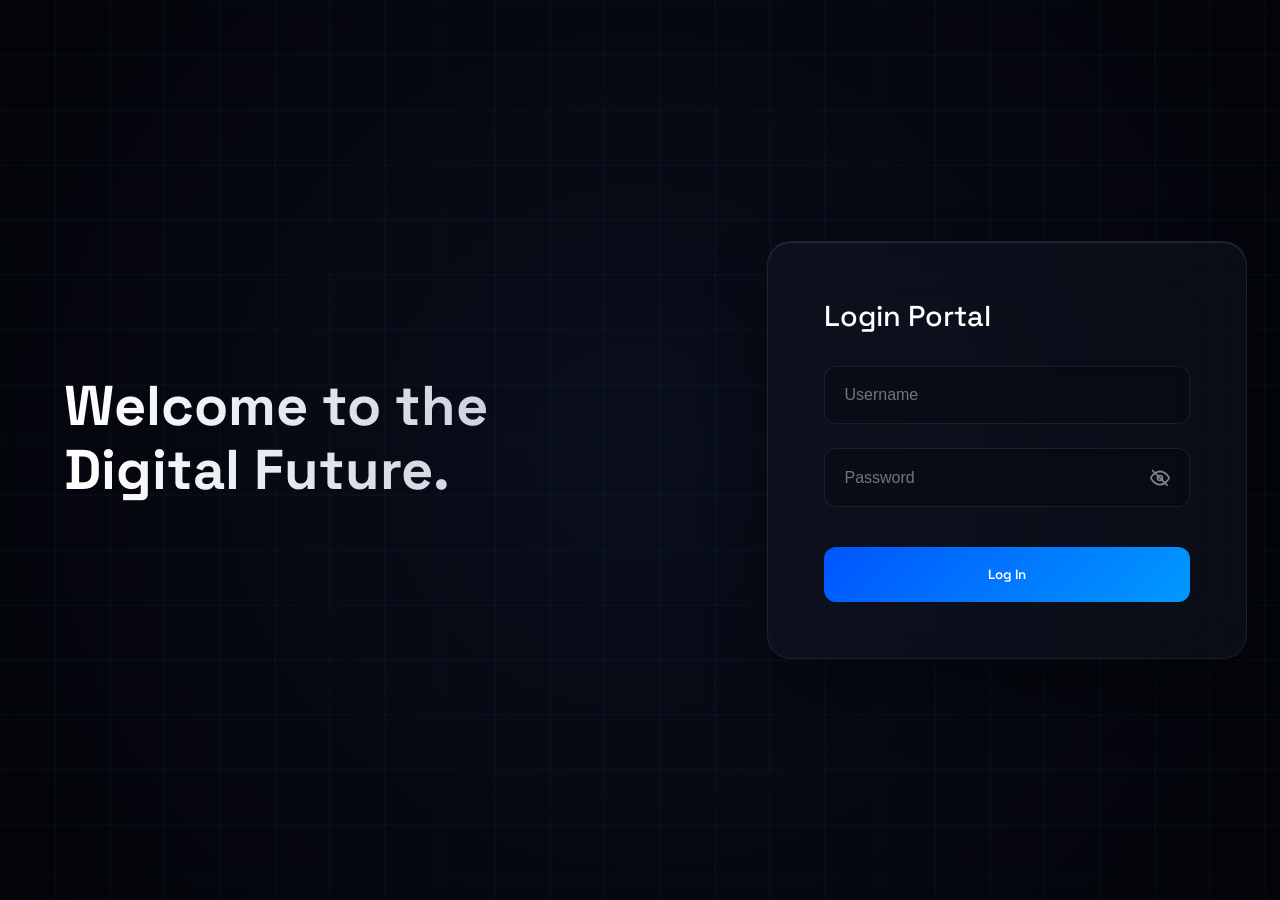
<file: pages/login/login.html>
<!DOCTYPE html>
<html lang="en">
<head>
    <meta charset="UTF-8">
    <meta name="viewport" content="width=device-width, initial-scale=1.0">
    <title>Netwiser | Log In</title>
    <link href="login.css" rel="stylesheet">
    <link href="https://fonts.googleapis.com/css2?family=Inter:wght@300;400;500;600&family=Space+Grotesk:wght@500;700&display=swap" rel="stylesheet">
</head>
<body>

    <canvas id="interactiveGrid"></canvas>

    <div class="branding-side">
        <h1>Welcome to the<br>Digital Future.</h1>
    </div>

    <div class="login-side">
        <div class="glass-panel" id="loginCard">
            <h2>Login Portal</h2>
            <div id="errorMsg" class="error-text">Oops! Incorrect username or password.</div>
            <form id="loginForm">
                <div class="input-box">
                    <input type="text" id="userInput" placeholder="Username" required autocomplete="off">
                </div>
                <div class="input-box">
                    <input type="password" id="passInput" placeholder="Password" required>
                    <div class="pwd-toggle" id="togglePassword" title="Show/Hide Password">
                        <svg viewBox="0 0 24 24">
                            <path d="M1 12s4-8 11-8 11 8 11 8-4 8-11 8-11-8-11-8z"></path>
                            <circle cx="12" cy="12" r="3"></circle>
                            <path class="pwd-slash" d="M3 3l18 18"></path>
                        </svg>
                    </div>
                </div>
                <button type="submit" class="btn-access" id="loginBtn">Log In</button>
            </form>
        </div>
    </div>
    <script src="../login/login.js"></script>
</body>
</html>
</file>
<file: pages/login/login.css>
:root {
--bg: #030308;
--lightblue: #00f2ff;
--darkblue: #0055ff;
--cyan: #00ffbf;
--text-main: #ffffff;
--text-muted: #9ba1b0;
--glass: rgba(20, 25, 40, 0.4);
--glass-border: rgba(255, 255, 255, 0.08);
--accent-glow: rgba(0, 242, 255, 0.15);
}

* { margin: 0; padding: 0; box-sizing: border-box; }

body { background-color: var(--bg); color: var(--text-main); font-family: 'Inter', sans-serif; height: 100vh; display: flex; overflow: hidden; }

/* --- NEW ISOLATED BACKGROUND LAYER --- */
#interactiveGrid {
position: fixed;
top: 0;
left: 0;
width: 100%;
height: 100%;
z-index: -1; /* Sits behind everything */
pointer-events: none; /* Cannot block clicks or inputs */
background: radial-gradient(circle at center, #0a0e1c 0%, var(--bg) 100%);
}

/* --- ORIGINAL LAYOUT (UNTOUCHED) --- */
.branding-side { flex: 1.2; display: flex; flex-direction: column; justify-content: center; padding: 5%; position: relative; }
.login-side { flex: 1; display: flex; align-items: center; justify-content: center; padding:20px; position: relative; }

.logo-container { display: flex; align-items: top; gap: 10px; margin-bottom: 1rem; }
.logo-img { height: 150px; width: auto; object-fit: contain; }
.logo-text { font-family: 'Space Grotesk', sans-serif; color: var(--lightblue); letter-spacing: 3px; font-weight: 700; font-size: 1.2rem;}

h1 { font-family: 'Space Grotesk', sans-serif; font-size: 3.5rem; line-height: 1.15; margin-bottom: 1.5rem; background: linear-gradient(to right, #fff, #b8c1d1);
-webkit-background-clip: text; -webkit-text-fill-color: transparent; }
.sub { color: var(--text-muted); font-size: 1.15rem; max-width: 420px; line-height: 1.6; font-weight: 300; }

.glass-panel { background: var(--glass); backdrop-filter: blur(40px); -webkit-backdrop-filter: blur(40px); border: 1px solid var(--glass-border); border-radius: 24px; padding: 3.5rem; width: 100%; max-width: 480px; z-index: 1; position: relative; box-shadow: 0 30px 60px rgba(0, 0, 0, 0.4), inset 0 1px 0 rgba(255,255,255,0.1); }
h2 { font-family: 'Space Grotesk', sans-serif; margin-bottom: 2rem; font-size: 1.8rem; font-weight: 500; }

.input-box { position: relative; margin-bottom: 1.5rem; }
input[type="text"], input[type="password"] { width: 100%; background: rgba(0, 0, 0, 0.2); border: 1px solid var(--glass-border); padding: 1.2rem; border-radius: 12px; color: white; font-size: 1rem; transition: all 0.3s ease; box-shadow: inset 0 2px 4px rgba(0,0,0,0.2); }
input:focus { outline: none; border-color: var(--lightblue); background: rgba(0, 0, 0, 0.4); box-shadow: inset 0 2px 4px rgba(0,0,0,0.2), 0 0 15px var(--accent-glow); }
input[type="password"] { padding-right: 3rem; }

.pwd-toggle { position: absolute; right: 15px; top: 50%; transform: translateY(-50%); cursor: pointer; opacity: 0.5; transition: 0.3s; display: flex; align-items: center; justify-content: center; width: 30px; height: 30px; border-radius: 50%; }
.pwd-toggle:hover { opacity: 1; background: rgba(255,255,255,0.05); }
.pwd-toggle svg { width: 20px; height: 20px; fill: none; stroke: currentColor; stroke-width: 2; stroke-linecap: round; stroke-linejoin: round; transition: all 0.3s ease; }
.pwd-slash { stroke-dasharray: 25; stroke-dashoffset: 0; transition: stroke-dashoffset 0.3s ease; }
.pwd-toggle.visible .pwd-slash { stroke-dashoffset: 25; }

.btn-access { width: 100%; padding: 1.2rem; border-radius: 12px; border: none; background: linear-gradient(135deg, var(--darkblue), #0099ff); color: white; font-weight: 600; font-family: 'Space Grotesk'; cursor: pointer; transition: all 0.3s cubic-bezier(0.175, 0.885, 0.32, 1.275); margin-top: 1rem; position: relative; overflow: hidden; }
.btn-access:hover { transform: translateY(-2px); box-shadow: 0 10px 25px rgba(0, 85, 255, 0.4); }

.error-shake { animation: shake 0.4s cubic-bezier(.36,.07,.19,.97) both; border: 1px solid #ff4b4b !important; }
@keyframes shake { 10%, 90% { transform: translateX(-2px); } 20%, 80% { transform: translateX(4px); } 30%, 50%, 70% { transform: translateX(-6px); } 40%, 60% { transform: translateX(6px); } }
.error-text { color: #ff4b4b; font-size: 0.9rem; margin-bottom: 1rem; display: none; text-align: center; font-weight: 500; }

@media (max-width: 900px) { .branding-side { display: none; } }
</file>
<file: pages/students/student_dashboard.css>
/* 
   DESIGN TOKENS
 */
:root {
  --bg:           #020208;
  --lightblue:    #00f2ff;
  --darkblue:     #0055ff;
  --cyan:         #00ffbf;
  --purple:       #a78bfa;
  --amber:        #f59e0b;
  --error-red:    #ff3366;
  --text-main:    #ffffff;
  --text-muted:   #5a6278;
  --text-sub:     #8892a4;
  --glass:        rgba(8, 8, 20, 0.65);
  --glass-border: rgba(255,255,255,0.06);
  --card-bg:      rgba(6,6,16,0.8);
}

/* 
   RESET & BASE
 */
*, *::before, *::after { margin: 0; padding: 0; box-sizing: border-box; }
html { scroll-behavior: smooth; }
body {
  background-color: var(--bg);
  color: var(--text-main);
  font-family: 'Inter', sans-serif;
  min-height: 100vh;
  overflow-x: hidden;
  -webkit-font-smoothing: antialiased;
}

/* 
   BACKGROUND
 */
#bg-canvas {
  position: fixed; inset: 0; z-index: -2; pointer-events: none;
}
.bg-overlay {
  position: fixed; inset: 0; z-index: -1; pointer-events: none;
  background:
    radial-gradient(ellipse 80% 50% at 20% 0%, rgba(0,85,255,0.07) 0%, transparent 70%),
    radial-gradient(ellipse 60% 40% at 80% 100%, rgba(0,242,255,0.05) 0%, transparent 70%);
}

/* 
   LOADING SCREEN
 */
#loading-view {
  position: fixed; inset: 0;
  display: flex; align-items: center; justify-content: center;
  z-index: 9999;
  background: var(--bg);
  transition: opacity 0.4s ease;
}
#loading-view.hidden { opacity: 0; pointer-events: none; }
.loading-inner {
  display: flex; flex-direction: column; align-items: center; gap: 1.5rem;
}
.loading-shield {
  width: 56px; height: 56px;
  color: var(--lightblue);
  filter: drop-shadow(0 0 14px rgba(0,242,255,0.5));
  animation: shieldPulse 1.4s ease-in-out infinite;
}
@keyframes shieldPulse {
  0%, 100% { opacity: 0.6; transform: scale(0.97); }
  50%       { opacity: 1;   transform: scale(1.03); }
}
.loading-label {
  font-size: 0.78rem; font-weight: 600; letter-spacing: 1.5px;
  text-transform: uppercase; color: var(--text-muted);
}

/* MAIN DASHBOARD HIDDEN UNTIL LOADED */
#dashboard-view { display: none; min-height: 100vh; }
#dashboard-view.active { display: block; }

.navbar {
  position: sticky; top: 0; z-index: 200;
  width: 100%; height: 64px;
  display: flex; align-items: center; 
  justify-content: flex-start; /* Changed from space-between */
  gap: 3rem; /* Adds a clean 3rem gap between the logo and the links */
  padding: 0 2.5rem;
  background: rgba(2,2,8,0.8);
  backdrop-filter: blur(18px);
  border-bottom: 1px solid var(--glass-border);
}
.nav-left { display: flex; align-items: center; gap: 3rem; }
.logo {
  display: flex; align-items: center; gap: 0.55rem;
  flex-shrink: 0; 
}


.logo img {
  height: 30px;
  width: auto;
  display: block;
}

.nav-links { display: flex; gap: 2rem; }
.nav-item {
  color: var(--text-muted); text-decoration: none;
  font-size: 0.82rem; font-weight: 500;
  transition: color 0.2s; position: relative; padding-bottom: 2px;
}
.nav-item::after {
  content: ''; position: absolute; bottom: -2px; left: 0;
  width: 0; height: 1px; background: var(--lightblue);
  transition: width 0.25s ease;
}
.nav-item:hover, .nav-item.active { color: var(--lightblue); }
.nav-item.active::after, .nav-item:hover::after { width: 100%; }

/* PROFILE DROPDOWN */
.profile-container { position: relative; padding-left:48%}
.nav-utility-btn {
  background: rgba(255,255,255,0.03);
  border: 1px solid var(--glass-border);
  border-radius: 8px; width: 34px; height: 34px;
  display: flex; align-items: center; justify-content: center;
  cursor: pointer; color: var(--text-muted); transition: all 0.2s;
}
.nav-utility-btn svg { width: 16px; height: 16px; }
.nav-utility-btn:hover { color: #fff; border-color: rgba(0,242,255,0.3); }
.profile-dropdown {
  position: absolute; top: 46px; right: 0; width: 240px;
  background: #08080f; border: 1px solid rgba(255,255,255,0.09);
  border-radius: 12px; padding: 1.1rem;
  display: none; box-shadow: 0 24px 50px rgba(0,0,0,0.75);
  z-index: 300;
}
.profile-dropdown.active { display: block; }
.profile-name { font-weight: 600; font-size: 0.9rem; color: #fff; margin-bottom: 0.2rem; }
.profile-email { font-size: 0.72rem; color: var(--text-muted); margin-bottom: 0.75rem; word-break: break-all; }
.profile-meta-details { display: flex; gap: 0.4rem; flex-wrap: wrap; margin-bottom: 0.75rem; }
.meta-tag {
  font-size: 0.64rem; font-weight: 600; letter-spacing: 0.3px;
  background: rgba(0,242,255,0.06); border: 1px solid rgba(0,242,255,0.12);
  padding: 0.18rem 0.5rem; border-radius: 4px; color: var(--lightblue);
}
.dropdown-divider { height: 1px; background: rgba(255,255,255,0.05); margin: 0.6rem 0; }
.dropdown-item {
  display: block; color: var(--error-red); text-decoration: none;
  font-size: 0.79rem; font-weight: 600; text-align: center;
  padding: 0.45rem; border-radius: 7px;
  background: rgba(255,51,102,0.05); border: 1px solid rgba(255,51,102,0.1);
  transition: all 0.2s;
}
.dropdown-item:hover { background: rgba(255,51,102,0.12); border-color: rgba(255,51,102,0.3); }

/* 
   LAYOUT CONTAINER
 */
.dashboard-container {
  max-width: 1200px; margin: 0 auto;
  padding: 2.5rem 2rem 8rem;
  display: flex; flex-direction: column; gap: 2.5rem;
}

/* 
   HERO BANNER
 */
.hero-section {
  border-radius: 18px;
  background: linear-gradient(135deg, rgba(0,85,255,0.07) 0%, rgba(0,242,255,0.04) 100%);
  border: 1px solid rgba(0,242,255,0.1);
  padding: 2.5rem 3rem;
  display: flex; justify-content: space-between; align-items: flex-start;
  gap: 2rem; flex-wrap: wrap;
  position: relative; overflow: hidden;
}
.hero-section::before {
  content: '';
  position: absolute; top: -40px; right: -40px;
  width: 200px; height: 200px; border-radius: 50%;
  background: radial-gradient(circle, rgba(0,242,255,0.06) 0%, transparent 70%);
  pointer-events: none;
}
.hero-left { flex: 1; min-width: 240px; }
.hero-eyebrow {
  font-size: 0.65rem; font-weight: 700; letter-spacing: 2px;
  color: var(--lightblue); margin-bottom: 0.75rem;
  font-family: 'JetBrains Mono', monospace;
}
.welcome-heading {
  font-size: 2rem; font-weight: 700; margin-bottom: 1.5rem;
  line-height: 1.15;
}
.welcome-heading span { color: var(--lightblue); }
.hero-matrix-meta { display: flex; gap: 2.5rem; flex-wrap: wrap; }
.meta-block { display: flex; flex-direction: column; gap: 0.25rem; }
.meta-label { font-size: 0.6rem; color: var(--text-muted); font-weight: 700; letter-spacing: 1px; text-transform: uppercase; }
.meta-val { font-size: 0.88rem; font-weight: 600; color: #fff; }

.hero-right { display: flex; flex-direction: column; align-items: center; gap: 1.25rem; flex-shrink: 0; }
.radial-progress-wrapper {
  position: relative; width: 148px; height: 148px;
  display: flex; align-items: center; justify-content: center;
}
.progress-ring {
  position: absolute; transform: rotate(-90deg);
  filter: drop-shadow(0 0 8px rgba(0,242,255,0.25));
}
.progress-ring circle { transition: stroke-dashoffset 0.8s cubic-bezier(0.16,1,0.3,1); }
.radial-progress-text { text-align: center; }
.rad-num { display: block; font-size: 1.6rem; font-weight: 700; font-family: 'JetBrains Mono', monospace; }
.rad-lbl { display: block; font-size: 0.58rem; color: var(--text-muted); font-weight: 700; letter-spacing: 1px; margin-top: 2px; }
.hero-stat-pills { display: flex; flex-direction: column; gap: 0.45rem; width: 100%; }
.stat-pill {
  display: flex; align-items: center; gap: 0.55rem;
  background: rgba(0,0,0,0.3); border: 1px solid var(--glass-border);
  border-radius: 6px; padding: 0.38rem 0.75rem;
  font-size: 0.72rem; font-weight: 500; color: var(--text-sub);
  font-family: 'JetBrains Mono', monospace;
}

/* 
   BENTO GRID
 */
.bento-grid { display: grid; gap: 1.5rem; }
.bento-grid.two-col { grid-template-columns: 1fr 1fr; }

.bento-card {
  background: var(--card-bg);
  border: 1px solid var(--glass-border);
  border-radius: 16px; padding: 1.75rem;
  display: flex; flex-direction: column; gap: 1.25rem;
  min-height: 220px;
  transition: transform 0.35s cubic-bezier(0.16,1,0.3,1), border-color 0.3s, box-shadow 0.3s;
}
.bento-card:hover { transform: translateY(-3px); }
.card-glow-blue:hover {
  border-color: rgba(0,85,255,0.28);
  box-shadow: 0 16px 38px rgba(0,85,255,0.12), inset 0 0 18px rgba(0,85,255,0.04);
}
.card-glow-cyan:hover {
  border-color: rgba(0,255,191,0.28);
  box-shadow: 0 16px 38px rgba(0,255,191,0.12), inset 0 0 18px rgba(0,255,191,0.04);
}
.card-header {
  display: flex; align-items: center; gap: 0.6rem; flex-shrink: 0;
}
.card-header h3 {
  font-size: 0.72rem; text-transform: uppercase; letter-spacing: 0.8px;
  color: var(--text-muted); font-weight: 700;
}

/* PERFORMANCE BARS */
.perf-metrics { display: flex; flex-direction: column; gap: 1rem; flex: 1; justify-content: center; }
.perf-row { display: grid; grid-template-columns: 80px 1fr 52px; align-items: center; gap: 0.75rem; }
.perf-lbl { font-size: 0.75rem; color: var(--text-sub); font-weight: 500; }
.perf-bar-track {
  height: 5px; background: rgba(255,255,255,0.04);
  border-radius: 3px; overflow: hidden;
}
.perf-bar-fill {
  height: 100%; border-radius: 3px; width: 0%;
  transition: width 0.9s cubic-bezier(0.16,1,0.3,1);
}
.perf-bar-fill.blue  { background: linear-gradient(90deg, #0055ff, #00f2ff); }
.perf-bar-fill.cyan  { background: linear-gradient(90deg, #00c9a8, #00ffbf); }
.perf-bar-fill.purple{ background: linear-gradient(90deg, #7c3aed, #a78bfa); }
.perf-val { font-size: 0.72rem; font-weight: 700; color: #fff; text-align: right; font-family: 'JetBrains Mono', monospace; }

/* SCROLLABLE LISTS */
.scrollable-card-body {
  overflow-y: auto; display: flex; flex-direction: column;
  gap: 0.6rem; max-height: 200px; flex: 1;
  scrollbar-width: thin; scrollbar-color: rgba(255,255,255,0.08) transparent;
}
.achievement-row-item {
  display: flex; align-items: flex-start; gap: 0.85rem;
  padding: 0.7rem 0.9rem;
  background: rgba(0,0,0,0.2); border: 1px solid rgba(255,255,255,0.04);
  border-radius: 10px; flex-shrink: 0;
}
.ach-icon-glow {
  width: 28px; height: 28px; flex-shrink: 0;
  display: flex; align-items: center; justify-content: center;
  background: rgba(0,255,191,0.06); border-radius: 7px;
}
.ach-icon-glow svg { width: 14px; height: 14px; stroke: var(--cyan); }
.ann-icon-glow {
  width: 28px; height: 28px; flex-shrink: 0;
  display: flex; align-items: center; justify-content: center;
  background: rgba(0,85,255,0.08); border-radius: 7px;
}
.ann-icon-glow svg { width: 14px; height: 14px; stroke: var(--lightblue); }
.ach-details { display: flex; flex-direction: column; gap: 0.15rem; min-width: 0; }
.ach-title { font-size: 0.82rem; font-weight: 600; color: #fff; }
.ach-desc { font-size: 0.7rem; color: var(--text-muted); line-height: 1.4; }
.ach-date { font-size: 0.65rem; color: var(--text-muted); margin-top: 0.15rem; font-family: 'JetBrains Mono', monospace; }
.empty-state { color: var(--text-muted); font-size: 0.78rem; text-align: center; padding: 2rem 1rem; line-height: 1.5; }

/* 
   LESSON PREVIEW CARD
 */
.preview-viewport-card {
  position: relative; min-height: 280px;
  transition: border-color 0.4s, box-shadow 0.4s, transform 0.35s;
}
.preview-viewport-card.preview-glow-blue {
  border-color: rgba(0,85,255,0.35);
  box-shadow: 0 0 40px rgba(0,85,255,0.1), inset 0 0 24px rgba(0,85,255,0.04);
}
.preview-viewport-card.preview-glow-cyan {
  border-color: rgba(0,255,191,0.35);
  box-shadow: 0 0 40px rgba(0,255,191,0.1), inset 0 0 24px rgba(0,255,191,0.04);
}
.preview-eyebrow { display: flex; align-items: center; gap: 0.6rem; flex-shrink: 0; }
.hero-label {
  font-size: 0.62rem; font-weight: 700; letter-spacing: 1.2px;
  text-transform: uppercase; color: var(--cyan);
  font-family: 'JetBrains Mono', monospace;
}
.diff-badge {
  font-size: 0.6rem; font-weight: 700; letter-spacing: 0.5px;
  padding: 0.15rem 0.5rem; border-radius: 4px;
  background: rgba(255,255,255,0.05); border: 1px solid rgba(255,255,255,0.08);
  color: var(--text-muted); text-transform: uppercase;
}
.hero-title { font-size: 1.2rem; font-weight: 700; line-height: 1.2; margin: 0.35rem 0 0.5rem; }
.hero-desc { color: var(--text-sub); font-size: 0.82rem; line-height: 1.5; flex: 1; }
.progress-container {
  width: 100%; height: 4px; background: rgba(255,255,255,0.04);
  border-radius: 2px; overflow: hidden; margin-top: 1rem; flex-shrink: 0;
}
.progress-bar {
  height: 100%; width: 0%;
  background: linear-gradient(90deg, var(--darkblue), var(--lightblue));
  border-radius: 2px;
  transition: width 0.7s cubic-bezier(0.16,1,0.3,1);
}
.preview-footer {
  display: flex; justify-content: space-between; align-items: center;
  margin-top: 0.9rem; flex-shrink: 0;
}
.preview-pct { font-size: 0.65rem; font-weight: 700; color: var(--text-muted); font-family: 'JetBrains Mono', monospace; }
.btn-action {
  padding: 0.5rem 1.35rem; border-radius: 8px; border: none;
  background: #fff; color: #000;
  font-size: 0.78rem; font-weight: 700; cursor: pointer;
  transition: all 0.2s;
}
.btn-action:hover:not(:disabled) { background: var(--lightblue); transform: translateY(-1px); box-shadow: 0 6px 20px rgba(0,242,255,0.3); }
.btn-action.cyan:hover { background: var(--cyan); box-shadow: 0 6px 20px rgba(0,255,191,0.3); }
.btn-action:disabled {
  background: rgba(255,255,255,0.04); color: var(--text-muted);
  cursor: not-allowed; transform: none; box-shadow: none;
}
.preview-scores {
  display: flex; flex-direction: column; gap: 0.45rem;
  margin-top: 0.75rem; flex-shrink: 0;
}
.score-row {
  display: flex; align-items: center; justify-content: space-between;
  padding: 0.4rem 0.7rem;
  background: rgba(0,0,0,0.2); border: 1px solid rgba(255,255,255,0.04);
  border-radius: 7px; font-size: 0.72rem;
}
.score-label { color: var(--text-sub); }
.score-val {
  font-family: 'JetBrains Mono', monospace; font-weight: 700;
  font-size: 0.75rem;
}
.score-val.good  { color: var(--cyan); }
.score-val.mid   { color: var(--amber); }
.score-val.low   { color: var(--error-red); }
.score-val.none  { color: var(--text-muted); }

/* 
   SECTION HEADERS
 */
.section-header-row {
  display: flex; align-items: baseline; gap: 1rem; margin-bottom: 1.25rem;
}
.section-title { font-size: 1.05rem; font-weight: 700; color: #fff; }
.section-sub { font-size: 0.72rem; color: var(--text-muted); font-family: 'JetBrains Mono', monospace; }

/* 
   ROADMAP
 */
.roadmap-wrapper { 
    
}
.hologram-panel {
  background: rgba(4,4,14,0.5); border: 1px solid var(--glass-border);
  border-radius: 18px; padding: 2.5rem 2rem;
}
.vertical-tree {
  display: flex; flex-direction: column; align-items: center;
}
.tree-node-v {
  display: flex; align-items: center; gap: 1.25rem;
  width: 100%; max-width: 440px; padding: 0.9rem 1.25rem;
  border: 1px solid transparent; border-radius: 13px;
  cursor: pointer;
  transition: background 0.2s, border-color 0.25s, box-shadow 0.25s;
}
.tree-node-v.locked { opacity: 0.28; cursor: not-allowed; pointer-events: none; }
.tree-node-v:not(.locked):hover {
  background: rgba(255,255,255,0.02); border-color: rgba(255,255,255,0.05);
}
.node-orb-v {
  width: 44px; height: 44px; border-radius: 11px; flex-shrink: 0;
  background: rgba(4,4,14,0.8); border: 1px solid rgba(255,255,255,0.06);
  display: flex; align-items: center; justify-content: center;
  transition: all 0.3s;
}
.node-orb-v svg { width: 18px; height: 18px; stroke: var(--text-muted); }
.node-info-v { display: flex; flex-direction: column; gap: 0.2rem; flex: 1; min-width: 0; }
.node-title-v { font-size: 0.88rem; font-weight: 600; color: var(--text-muted); }
.node-status-v { font-size: 0.62rem; font-weight: 700; text-transform: uppercase; letter-spacing: 0.5px; color: rgba(255,255,255,0.15); }
.node-progress-chip {
  font-size: 0.62rem; font-weight: 700; color: var(--text-muted);
  font-family: 'JetBrains Mono', monospace; flex-shrink: 0;
}

/* STATE: COMPLETED */
.tree-node-v.completed .node-orb-v { border-color: rgba(0,255,191,0.25); background: rgba(0,255,191,0.04); }
.tree-node-v.completed .node-orb-v svg { stroke: var(--cyan); filter: drop-shadow(0 0 5px var(--cyan)); }
.tree-node-v.completed .node-title-v { color: #fff; }
.tree-node-v.completed .node-status-v { color: var(--cyan); }

/* STATE: CURRENT */
.tree-node-v.current .node-orb-v { border-color: rgba(0,242,255,0.3); background: rgba(0,242,255,0.04); }
.tree-node-v.current .node-orb-v svg { stroke: var(--lightblue); filter: drop-shadow(0 0 6px var(--lightblue)); }
.tree-node-v.current .node-title-v { color: var(--lightblue); }
.tree-node-v.current .node-status-v { color: #fff; }
.tree-node-v.current { box-shadow: 0 0 0 1px rgba(0,242,255,0.1); }

/* ACTIVE SELECTION */
.tree-node-v.active-selection {
  border-color: var(--purple);
  box-shadow: 0 0 20px rgba(167,139,250,0.2), inset 0 0 14px rgba(167,139,250,0.06);
  background: rgba(167,139,250,0.03);
}
.tree-node-v.active-selection .node-orb-v { border-color: var(--purple); }
.tree-node-v.active-selection .node-orb-v svg { filter: drop-shadow(0 0 5px var(--purple)); }

.tree-path-v {
  width: 2px; height: 36px;
  background: rgba(255,255,255,0.05); flex-shrink: 0;
}
.tree-path-v.done { background: var(--cyan); box-shadow: 0 0 6px rgba(0,255,191,0.5); }

/* 
   RESULTS GRID
 */
.results-grid {
  display: grid; grid-template-columns: repeat(auto-fill, minmax(300px, 1fr));
  gap: 1.25rem;
}
.result-card {
  background: var(--card-bg); border: 1px solid var(--glass-border);
  border-radius: 14px; padding: 1.4rem;
  display: flex; flex-direction: column; gap: 1rem;
  transition: transform 0.3s, border-color 0.3s;
}
.result-card:hover { transform: translateY(-2px); border-color: rgba(0,242,255,0.15); }
.result-card-header { display: flex; justify-content: space-between; align-items: flex-start; gap: 0.5rem; }
.result-lesson-name { font-size: 0.85rem; font-weight: 600; color: #fff; }
.result-topic-tag {
  font-size: 0.6rem; font-weight: 700; text-transform: uppercase; letter-spacing: 0.4px;
  padding: 0.15rem 0.5rem; border-radius: 4px; flex-shrink: 0;
  background: rgba(0,242,255,0.07); border: 1px solid rgba(0,242,255,0.12);
  color: var(--lightblue);
}
.result-entries { display: flex; flex-direction: column; gap: 0.4rem; }
.result-entry {
  display: flex; align-items: center; gap: 0.6rem;
  padding: 0.45rem 0.7rem;
  background: rgba(0,0,0,0.18); border: 1px solid rgba(255,255,255,0.04);
  border-radius: 7px;
}
.result-entry-icon { width: 20px; height: 20px; display: flex; align-items: center; justify-content: center; flex-shrink: 0; }
.result-entry-icon svg { width: 12px; height: 12px; }
.result-entry-label { font-size: 0.74rem; color: var(--text-sub); flex: 1; }
.result-entry-score {
  font-family: 'JetBrains Mono', monospace; font-size: 0.78rem; font-weight: 700;
}
.score-good  { color: var(--cyan); }
.score-mid   { color: var(--amber); }
.score-low   { color: var(--error-red); }
.score-none  { color: var(--text-muted); }
.result-no-data { font-size: 0.72rem; color: var(--text-muted); text-align: center; padding: 0.5rem; }

/* 
   AI ASSISTANT
 */
.ai-fixed-anchor-pane {
  position: fixed; bottom: 24px; right: 24px; z-index: 5000;
  display: flex; flex-direction: column; align-items: flex-end; gap: 0.85rem;
}
.ai-fab-btn {
  display: flex; align-items: center; gap: 0.5rem;
  background: #fff; color: #000;
  border: none; padding: 0.7rem 1.3rem;
  border-radius: 28px; font-weight: 700; font-size: 0.82rem;
  cursor: pointer; box-shadow: 0 8px 28px rgba(0,0,0,0.45);
  transition: all 0.2s;
}
.ai-fab-btn:hover { background: var(--lightblue); transform: translateY(-2px); box-shadow: 0 10px 28px rgba(0,242,255,0.3); }
.ai-window-box {
  width: 320px; height: 420px;
  background: #070710; border: 1px solid rgba(255,255,255,0.09);
  border-radius: 16px; display: none; flex-direction: column;
  overflow: hidden; box-shadow: 0 28px 65px rgba(0,0,0,0.8);
}
.ai-window-box.visible { display: flex; }
.ai-window-header {
  padding: 0.9rem 1.2rem; border-bottom: 1px solid rgba(255,255,255,0.06);
  display: flex; justify-content: space-between; align-items: center;
  background: rgba(255,255,255,0.015);
}
.ai-header-left { display: flex; align-items: center; gap: 0.55rem; }
.ai-window-header h4 { font-size: 0.8rem; font-weight: 700; color: #fff; }
.close-window-btn { background: transparent; border: none; color: var(--text-muted); font-size: 1.5rem; cursor: pointer; line-height: 1; padding: 0; }
.close-window-btn:hover { color: #fff; }
.ai-window-body { flex: 1; display: flex; flex-direction: column; overflow: hidden; }
.ai-chat-log {
  flex: 1; padding: 1rem; overflow-y: auto;
  display: flex; flex-direction: column; gap: 0.75rem;
  scrollbar-width: thin; scrollbar-color: rgba(255,255,255,0.06) transparent;
}
.ai-msg-bubble {
  max-width: 88%; padding: 0.55rem 0.8rem;
  border-radius: 9px; font-size: 0.76rem; line-height: 1.5;
}
.ai-msg-bubble.assistant {
  background: rgba(255,255,255,0.03); color: var(--text-sub);
  align-self: flex-start; border: 1px solid rgba(255,255,255,0.05);
}
.ai-msg-bubble.user {
  background: linear-gradient(135deg, #0055ff, #0070ff);
  color: #fff; align-self: flex-end;
}
.ai-input-footer {
  padding: 0.7rem; border-top: 1px solid rgba(255,255,255,0.05);
  display: flex; gap: 0.45rem; background: #070710;
}
.ai-input-footer input {
  flex: 1; background: rgba(255,255,255,0.03);
  border: 1px solid rgba(255,255,255,0.06); border-radius: 7px;
  padding: 0.5rem 0.75rem; color: #fff; font-size: 0.78rem; outline: none;
  transition: border-color 0.2s;
}
.ai-input-footer input:focus { border-color: rgba(0,242,255,0.3); }
.ai-input-footer button {
  background: rgba(0,242,255,0.08); border: 1px solid rgba(0,242,255,0.15);
  color: var(--lightblue); padding: 0 0.8rem; border-radius: 7px;
  cursor: pointer; display: flex; align-items: center; justify-content: center;
  transition: all 0.2s;
}
.ai-input-footer button:hover { background: rgba(0,242,255,0.18); }

/* 
   RESPONSIVE
 */
@media (max-width: 860px) {
  .bento-grid.two-col { grid-template-columns: 1fr; }
  .navbar { padding: 0 1.25rem; }
  .nav-links { display: none; }
  .dashboard-container { padding: 1.5rem 1rem 6rem; }
  .hero-section { padding: 1.75rem 1.5rem; }
  .welcome-heading { font-size: 1.5rem; }
  .hologram-panel { padding: 1.75rem 1rem; }
  .results-grid { grid-template-columns: 1fr; }
}
</file>
<file: pages/students/lessons.css>
.lessons-toolbar { display:flex; gap:0.75rem; flex-wrap:wrap; align-items:center; justify-content:space-between; margin-bottom:1.5rem; }
.filter-pills { display:flex; gap:0.5rem; flex-wrap:wrap; }
.filter-pill {
  background:rgba(255,255,255,0.03); border:1px solid var(--glass-border); border-radius:7px;
  padding:0.4rem 0.9rem; font-size:0.74rem; font-weight:600; color:var(--text-muted);
  cursor:pointer; transition:all 0.2s;
}
.filter-pill:hover { color:#fff; border-color:rgba(0,242,255,0.2); }
.filter-pill.active { background:rgba(0,242,255,0.1); border-color:rgba(0,242,255,0.3); color:var(--lightblue); }
.search-input {
  background:var(--card-bg); border:1px solid var(--glass-border); border-radius:9px;
  padding:0.55rem 0.9rem; color:#fff; font-size:0.82rem; font-family:'Inter',sans-serif;
  outline:none; min-width:200px; transition:border-color 0.2s;
}
.search-input:focus { border-color:rgba(0,242,255,0.3); }

.lessons-grid { display:grid; grid-template-columns:repeat(auto-fill,minmax(300px,1fr)); gap:1.25rem; }
.lesson-card {
  background:var(--card-bg); border:1px solid var(--glass-border); border-radius:16px;
  padding:1.5rem; display:flex; flex-direction:column; gap:1rem; cursor:pointer;
  transition:transform 0.3s, border-color 0.3s, box-shadow 0.3s;
}
.lesson-card:hover { transform:translateY(-3px); border-color:rgba(0,242,255,0.2); box-shadow:0 14px 32px rgba(0,242,255,0.08); }
.lesson-card.locked { opacity:0.5; cursor:not-allowed; }
.lesson-card.locked:hover { transform:none; box-shadow:none; }

.lc-top { display:flex; justify-content:space-between; align-items:flex-start; gap:0.5rem; }
.lc-icon-wrap {
  width:38px; height:38px; border-radius:10px; flex-shrink:0;
  display:flex; align-items:center; justify-content:center;
  background:rgba(255,255,255,0.04); border:1px solid rgba(255,255,255,0.06);
}
.lc-icon-wrap svg { width:18px; height:18px; stroke:var(--text-muted); }
.lesson-card.completed .lc-icon-wrap { background:rgba(0,255,191,0.06); border-color:rgba(0,255,191,0.2); }
.lesson-card.completed .lc-icon-wrap svg { stroke:var(--cyan); }
.lesson-card.current .lc-icon-wrap { background:rgba(0,242,255,0.06); border-color:rgba(0,242,255,0.2); }
.lesson-card.current .lc-icon-wrap svg { stroke:var(--lightblue); }

.lc-status-badge {
  font-size:0.6rem; font-weight:700; text-transform:uppercase; letter-spacing:0.4px;
  padding:0.18rem 0.55rem; border-radius:5px; flex-shrink:0;
}
.lc-status-badge.completed { background:rgba(0,255,191,0.08); border:1px solid rgba(0,255,191,0.2); color:var(--cyan); }
.lc-status-badge.current { background:rgba(0,242,255,0.08); border:1px solid rgba(0,242,255,0.2); color:var(--lightblue); }
.lc-status-badge.locked { background:rgba(255,255,255,0.03); border:1px solid rgba(255,255,255,0.06); color:var(--text-muted); }

.lc-title-text { font-size:0.95rem; font-weight:700; color:#fff; line-height:1.3; }
.lc-meta-row { display:flex; gap:0.5rem; align-items:center; font-size:0.68rem; color:var(--text-muted); }
.lc-diff-chip {
  font-size:0.6rem; font-weight:700; padding:0.12rem 0.45rem; border-radius:4px;
  background:rgba(255,255,255,0.04); border:1px solid rgba(255,255,255,0.07); text-transform:uppercase;
}
.lc-desc { font-size:0.76rem; color:var(--text-sub); line-height:1.5; flex:1; }
.lc-progress-row { display:flex; align-items:center; gap:0.75rem; }
.lc-bar-track { flex:1; height:5px; background:rgba(255,255,255,0.05); border-radius:3px; overflow:hidden; }
.lc-bar-fill { height:100%; border-radius:3px; background:linear-gradient(90deg,var(--darkblue),var(--lightblue)); transition:width 0.7s cubic-bezier(0.16,1,0.3,1); }
.lc-pct-text { font-size:0.66rem; font-weight:700; color:var(--text-muted); font-family:'JetBrains Mono',monospace; flex-shrink:0; }

.lesson-detail-panel {
  background:rgba(0,242,255,0.03); border:1px solid rgba(0,242,255,0.15); border-radius:16px;
  padding:1.75rem; margin-top:1.5rem; animation:fadeIn 0.2s ease;
}
@keyframes fadeIn { from{opacity:0;transform:translateY(8px);} to{opacity:1;transform:translateY(0);} }
.dp-head { display:flex; justify-content:space-between; align-items:flex-start; margin-bottom:1rem; }
.dp-topic { font-size:0.62rem; font-weight:700; letter-spacing:1.2px; text-transform:uppercase; color:var(--cyan); font-family:'JetBrains Mono',monospace; }
.dp-head h3 { font-size:1.1rem; font-weight:700; margin-top:0.3rem; }
.dp-close {
  width:28px; height:28px; background:rgba(255,255,255,0.05); border:1px solid rgba(255,255,255,0.08);
  border-radius:6px; display:flex; align-items:center; justify-content:center; font-size:1.1rem;
  color:var(--text-muted); cursor:pointer; transition:all 0.2s; flex-shrink:0;
}
.dp-close:hover { color:#fff; border-color:rgba(255,255,255,0.18); }
.dp-desc { color:var(--text-sub); font-size:0.85rem; line-height:1.6; margin-bottom:1rem; }
.dp-pct { display:block; font-size:0.66rem; font-weight:700; color:var(--text-muted); font-family:'JetBrains Mono',monospace; margin-top:0.5rem; }

.dp-subheading { font-size:0.68rem; font-weight:700; text-transform:uppercase; letter-spacing:0.6px; color:var(--text-muted); margin-bottom:0.6rem; }
.dp-modules-block { margin-top:1.5rem; }
.dp-module-list { display:flex; flex-direction:column; gap:0.45rem; }
.dp-module-row { display:flex; align-items:center; gap:0.75rem; padding:0.55rem 0.8rem; background:rgba(0,0,0,0.2); border:1px solid rgba(255,255,255,0.05); border-radius:9px; }
.dp-module-order { width:22px; height:22px; border-radius:50%; flex-shrink:0; display:flex; align-items:center; justify-content:center; font-size:0.64rem; font-weight:700; background:rgba(255,255,255,0.04); color:var(--text-muted); font-family:'JetBrains Mono',monospace; }
.dp-module-row.completed .dp-module-order { background:rgba(0,255,191,0.1); color:var(--cyan); }
.dp-module-row.in-progress .dp-module-order { background:rgba(0,242,255,0.1); color:var(--lightblue); }
.dp-module-title { font-size:0.8rem; color:#fff; flex:1; }
.dp-module-row.locked .dp-module-title { color:var(--text-muted); }
.dp-module-status { font-size:0.6rem; font-weight:700; text-transform:uppercase; letter-spacing:0.3px; padding:0.12rem 0.45rem; border-radius:4px; flex-shrink:0; }
.dp-module-status.completed { background:rgba(0,255,191,0.08); border:1px solid rgba(0,255,191,0.18); color:var(--cyan); }
.dp-module-status.in-progress { background:rgba(0,242,255,0.08); border:1px solid rgba(0,242,255,0.18); color:var(--lightblue); }
.dp-module-status.locked { background:rgba(255,255,255,0.03); border:1px solid rgba(255,255,255,0.06); color:var(--text-muted); }

.dp-actions { display:flex; gap:0.7rem; flex-wrap:wrap; margin-top:1.5rem; }
.dp-btn { padding:0.55rem 1.25rem; border-radius:9px; border:none; font-size:0.78rem; font-weight:700; cursor:pointer; transition:all 0.2s; display:flex; align-items:center; gap:0.4rem; }
.dp-btn.primary { background:#fff; color:#000; }
.dp-btn.primary:hover { background:var(--lightblue); transform:translateY(-1px); box-shadow:0 6px 20px rgba(0,242,255,0.3); }
.dp-btn.secondary { background:rgba(167,139,250,0.08); border:1px solid rgba(167,139,250,0.2); color:var(--purple); }
.dp-btn.secondary:hover { background:rgba(167,139,250,0.16); }
.dp-btn.tertiary { background:rgba(0,255,191,0.08); border:1px solid rgba(0,255,191,0.2); color:var(--cyan); }
.dp-btn.tertiary:hover { background:rgba(0,255,191,0.16); }
.dp-btn:disabled { background:rgba(255,255,255,0.03); color:var(--text-muted); cursor:not-allowed; box-shadow:none; transform:none; }

.dp-scores { display:flex; flex-direction:column; gap:0.5rem; margin-top:1.25rem; }
.score-row { display:flex; align-items:center; justify-content:space-between; padding:0.4rem 0.7rem; background:rgba(0,0,0,0.2); border:1px solid rgba(255,255,255,0.04); border-radius:7px; font-size:0.72rem; }
.score-label { color:var(--text-sub); }
.score-val { font-family:'JetBrains Mono',monospace; font-weight:700; font-size:0.75rem; }
.score-val.score-good { color:var(--cyan); }
.score-val.score-mid { color:var(--amber); }
.score-val.score-low { color:var(--error-red); }
.score-val.score-none { color:var(--text-muted); }

#error-view { position:fixed; inset:0; z-index:9999; background:var(--bg); display:flex; align-items:center; justify-content:center; }
.error-inner { display:flex; flex-direction:column; align-items:center; gap:1rem; text-align:center; max-width:320px; }
.error-inner p { color:var(--text-sub); font-size:0.85rem; }
.btn-retry { padding:0.55rem 1.4rem; border-radius:9px; border:none; background:#fff; color:#000; font-weight:700; font-size:0.8rem; cursor:pointer; transition:all 0.2s; }
.btn-retry:hover { background:var(--lightblue); }

@media (max-width:700px) {
  .lessons-toolbar { flex-direction:column; align-items:stretch; }
  .search-input { min-width:0; }
}
</file>
<file: pages/students/learn.css>
.learn-container { max-width: 760px; }
.back-link {
  display:inline-block; color:var(--text-sub); text-decoration:none;
  font-size:0.8rem; font-weight:600; margin-bottom:1.5rem; transition:color 0.2s;
}
.back-link:hover { color:var(--lightblue); }

.learn-card {
  background:var(--card-bg); border:1px solid var(--glass-border); border-radius:18px;
  padding:2.5rem; display:flex; flex-direction:column; gap:1.75rem;
  animation:cardIn 0.35s cubic-bezier(0.16,1,0.3,1);
}
@keyframes cardIn { from{opacity:0;transform:translateY(10px);} to{opacity:1;transform:translateY(0);} }

.learn-head { display:flex; flex-direction:column; gap:0.5rem; }
.learn-eyebrow {
  font-size:0.64rem; font-weight:700; letter-spacing:1.5px; text-transform:uppercase; color:var(--cyan);
  font-family:'JetBrains Mono',monospace;
}
.learn-title { font-size:1.5rem; font-weight:700; line-height:1.25; }
.learn-lesson-context { font-size:0.82rem; color:var(--text-muted); }

.learn-body { border-top:1px solid rgba(255,255,255,0.05); padding-top:1.5rem; }
.learn-desc { font-size:0.92rem; color:var(--text-sub); line-height:1.7; }

.learn-module-nav { display:flex; flex-direction:column; gap:0.5rem; }
.lmn-row {
  display:flex; align-items:center; gap:0.75rem; padding:0.6rem 0.9rem;
  background:rgba(0,0,0,0.2); border:1px solid rgba(255,255,255,0.05); border-radius:9px;
  font-size:0.8rem; transition:border-color 0.2s;
}
.lmn-row.active { border-color:rgba(0,242,255,0.3); background:rgba(0,242,255,0.04); }
.lmn-order {
  width:22px; height:22px; border-radius:50%; flex-shrink:0; display:flex; align-items:center; justify-content:center;
  font-size:0.62rem; font-weight:700; background:rgba(255,255,255,0.04); color:var(--text-muted); font-family:'JetBrains Mono',monospace;
}
.lmn-row.completed .lmn-order { background:rgba(0,255,191,0.1); color:var(--cyan); }
.lmn-row.active .lmn-order { background:rgba(0,242,255,0.1); color:var(--lightblue); }
.lmn-title { flex:1; color:#fff; }
.lmn-row.locked .lmn-title { color:var(--text-muted); }
.lmn-status { font-size:0.6rem; font-weight:700; text-transform:uppercase; color:var(--text-muted); }
.lmn-row.completed .lmn-status { color:var(--cyan); }
.lmn-row.active .lmn-status { color:var(--lightblue); }

.learn-actions {
  display:flex; align-items:center; justify-content:space-between; gap:1rem;
  border-top:1px solid rgba(255,255,255,0.05); padding-top:1.5rem; flex-wrap:wrap;
}
.status-badge {
  font-size:0.68rem; font-weight:700; text-transform:uppercase; letter-spacing:0.4px;
  padding:0.3rem 0.75rem; border-radius:6px; background:rgba(255,255,255,0.04);
  border:1px solid rgba(255,255,255,0.07); color:var(--text-muted);
}
.status-badge.completed { background:rgba(0,255,191,0.08); border-color:rgba(0,255,191,0.2); color:var(--cyan); }
.status-badge.in-progress { background:rgba(0,242,255,0.08); border-color:rgba(0,242,255,0.2); color:var(--lightblue); }

.btn-primary-action {
  padding:0.65rem 1.5rem; border-radius:9px; border:none; background:#fff; color:#000;
  font-size:0.85rem; font-weight:700; cursor:pointer; transition:all 0.2s;
}
.btn-primary-action:hover:not(:disabled) { background:var(--lightblue); transform:translateY(-1px); box-shadow:0 8px 24px rgba(0,242,255,0.3); }
.btn-primary-action:disabled { background:rgba(255,255,255,0.04); color:var(--text-muted); cursor:not-allowed; }

.achievement-toast {
  background:rgba(0,255,191,0.06); border:1px solid rgba(0,255,191,0.25); border-radius:10px;
  padding:0.9rem 1.1rem; font-size:0.82rem; color:var(--cyan); font-weight:600;
  animation:toastIn 0.4s cubic-bezier(0.16,1,0.3,1);
}
@keyframes toastIn { from{opacity:0;transform:translateY(6px);} to{opacity:1;transform:translateY(0);} }

/* ── QUIZ ── */
.quiz-progress-row { display:flex; justify-content:space-between; align-items:center; font-size:0.74rem; color:var(--text-muted); font-family:'JetBrains Mono',monospace; }
.quiz-question-block { display:flex; flex-direction:column; gap:1rem; }
.quiz-question-text { font-size:1.02rem; font-weight:600; color:#fff; line-height:1.5; }
.quiz-options { display:flex; flex-direction:column; gap:0.65rem; }
.quiz-option {
  display:flex; align-items:center; gap:0.85rem; padding:0.85rem 1.1rem;
  background:rgba(0,0,0,0.2); border:1px solid rgba(255,255,255,0.07); border-radius:11px;
  cursor:pointer; transition:all 0.2s; font-size:0.85rem; color:var(--text-sub);
}
.quiz-option:hover { border-color:rgba(0,242,255,0.25); background:rgba(0,242,255,0.03); }
.quiz-option.selected { border-color:var(--lightblue); background:rgba(0,242,255,0.07); color:#fff; }
.quiz-option-letter {
  width:24px; height:24px; border-radius:50%; flex-shrink:0; display:flex; align-items:center; justify-content:center;
  background:rgba(255,255,255,0.05); font-size:0.7rem; font-weight:700; color:var(--text-muted);
  font-family:'JetBrains Mono',monospace; transition:all 0.2s;
}
.quiz-option.selected .quiz-option-letter { background:var(--lightblue); color:#000; }
.quiz-nav-row { display:flex; justify-content:space-between; align-items:center; gap:1rem; }
.btn-secondary-action {
  padding:0.6rem 1.3rem; border-radius:9px; border:1px solid rgba(255,255,255,0.1);
  background:rgba(255,255,255,0.03); color:var(--text-sub); font-size:0.8rem; font-weight:600;
  cursor:pointer; transition:all 0.2s;
}
.btn-secondary-action:hover:not(:disabled) { color:#fff; border-color:rgba(255,255,255,0.2); }
.btn-secondary-action:disabled { opacity:0.3; cursor:not-allowed; }
.quiz-dots { display:flex; gap:0.4rem; }
.quiz-dot { width:7px; height:7px; border-radius:50%; background:rgba(255,255,255,0.1); transition:all 0.2s; }
.quiz-dot.answered { background:var(--lightblue); }
.quiz-dot.current { transform:scale(1.4); }

.result-hero { display:flex; flex-direction:column; align-items:center; gap:0.6rem; text-align:center; padding:1rem 0; }
.result-score-num { font-size:3rem; font-weight:800; font-family:'JetBrains Mono',monospace; }
.result-score-num.good { color:var(--cyan); }
.result-score-num.mid { color:var(--amber); }
.result-score-num.low { color:var(--error-red); }
.result-label { font-size:0.78rem; color:var(--text-muted); font-weight:600; text-transform:uppercase; letter-spacing:0.6px; }
.result-breakdown { display:flex; flex-direction:column; gap:0.6rem; margin-top:1rem; }
.rb-row { display:flex; align-items:flex-start; gap:0.65rem; padding:0.7rem 0.9rem; background:rgba(0,0,0,0.2); border:1px solid rgba(255,255,255,0.05); border-radius:9px; font-size:0.8rem; }
.rb-icon { flex-shrink:0; width:18px; height:18px; }
.rb-text { color:var(--text-sub); line-height:1.4; }

/* ── SIMULATION ── */
.sim-scenario { display:flex; flex-direction:column; gap:1rem; }
.sim-step-text { font-size:0.95rem; color:var(--text-sub); line-height:1.7; }
.sim-choices { display:flex; flex-direction:column; gap:0.65rem; }
.sim-choice {
  padding:0.9rem 1.1rem; background:rgba(0,0,0,0.2); border:1px solid rgba(255,255,255,0.07); border-radius:11px;
  cursor:pointer; transition:all 0.2s; font-size:0.85rem; color:var(--text-sub);
}
.sim-choice:hover { border-color:rgba(167,139,250,0.3); background:rgba(167,139,250,0.04); }
.sim-choice.chosen.correct-fb { border-color:var(--cyan); background:rgba(0,255,191,0.06); color:#fff; }
.sim-choice.chosen.incorrect-fb { border-color:var(--error-red); background:rgba(255,51,102,0.06); color:#fff; }
.sim-feedback { font-size:0.8rem; padding:0.8rem 1rem; border-radius:9px; line-height:1.5; }
.sim-feedback.correct { background:rgba(0,255,191,0.06); border:1px solid rgba(0,255,191,0.2); color:var(--cyan); }
.sim-feedback.incorrect { background:rgba(255,51,102,0.06); border:1px solid rgba(255,51,102,0.2); color:var(--error-red); }

#error-view { position:fixed; inset:0; z-index:9999; background:var(--bg); display:flex; align-items:center; justify-content:center; }
.error-inner { display:flex; flex-direction:column; align-items:center; gap:1rem; text-align:center; max-width:320px; }
.error-inner p { color:var(--text-sub); font-size:0.85rem; }
.btn-retry { padding:0.55rem 1.4rem; border-radius:9px; border:none; background:#fff; color:#000; font-weight:700; font-size:0.8rem; cursor:pointer; transition:all 0.2s; }
.btn-retry:hover { background:var(--lightblue); }

@media (max-width:700px) {
  .learn-card { padding:1.5rem; }
  .learn-actions { flex-direction:column; align-items:stretch; }
  .quiz-nav-row { flex-direction:column; align-items:stretch; gap:0.75rem; }
}
</file>
<file: pages/teacher/teacher_dashboard.css>
:root {
  --bg: #04040c;
  --cyan: #00f2ff;
  --darkblue: #0055ff;
  --purple: #a78bfa;
  --amber: #f59e0b;
  --green: #10b981;
  --error: #ff3366;
  --text: #ffffff;
  --text-sub: #8892a4;
  --text-muted: #4e5566;
  --glass-border: rgba(255,255,255,0.07);
  --card: rgba(6,6,18,0.85);
}
*,*::before,*::after { margin:0; padding:0; box-sizing:border-box; }
html { scroll-behavior:smooth; }
body {
  background: var(--bg);
  color: var(--text);
  font-family:'Inter',sans-serif;
  min-height:100vh;
  overflow-x:hidden;
  -webkit-font-smoothing:antialiased;
  background-image:
    radial-gradient(ellipse 70% 40% at 15% 0%, rgba(0,85,255,0.08) 0%, transparent 70%),
    radial-gradient(ellipse 50% 30% at 85% 100%, rgba(0,242,255,0.05) 0%, transparent 70%);
  background-attachment:fixed;
}
#bg-canvas { position:fixed; inset:0; z-index:-1; pointer-events:none; opacity:0.5; }

#loading-view {
  position:fixed; inset:0; z-index:9999; background:var(--bg);
  display:flex; align-items:center; justify-content:center;
  transition:opacity 0.4s ease;
}
#loading-view.hidden { opacity:0; pointer-events:none; }
.loading-inner { display:flex; flex-direction:column; align-items:center; gap:1.25rem; }
.loading-icon { width:52px; height:52px; color:var(--cyan); filter:drop-shadow(0 0 14px rgba(0,242,255,0.5)); animation:pulse 1.5s ease-in-out infinite; }
@keyframes pulse { 0%,100%{opacity:0.6;transform:scale(0.97);} 50%{opacity:1;transform:scale(1.04);} }
.loading-label { font-size:0.75rem; font-weight:600; letter-spacing:1.5px; text-transform:uppercase; color:var(--text-muted); }

#dashboard-view { display:none; }
#dashboard-view.active { display:block; }

.navbar {
  position:sticky; top:0; z-index:200; height:64px; width:100%;
  display:flex; align-items:center; justify-content:space-between;
  padding:0 2.5rem; background:rgba(4,4,12,0.85); backdrop-filter:blur(20px);
  border-bottom:1px solid var(--glass-border);
}
.nav-left { display:flex; align-items:center; gap:3rem; }
.nav-right { display:flex; align-items:center; gap:1.25rem; }
.logo { display:flex; align-items:center; gap:0.55rem; font-weight:800; font-size:0.84rem; letter-spacing:3px; color:#fff; }
.logo svg { width:20px; height:20px; color:var(--cyan); filter:drop-shadow(0 0 8px rgba(0,242,255,0.55)); }
.nav-links { display:flex; gap:2rem; }
.nav-item { color:var(--text-sub); text-decoration:none; font-size:0.82rem; font-weight:500; position:relative; padding-bottom:2px; transition:color 0.2s; }
.nav-item::after { content:''; position:absolute; bottom:-2px; left:0; width:0; height:1px; background:var(--cyan); transition:width 0.25s; }
.nav-item:hover, .nav-item.active { color:var(--cyan); }
.nav-item:hover::after, .nav-item.active::after { width:100%; }

#class-pills { display:flex; gap:0.4rem; }
.class-pill {
  font-size:0.66rem; font-weight:700; padding:0.2rem 0.6rem; border-radius:5px; cursor:pointer;
  background:rgba(0,242,255,0.05); border:1px solid rgba(0,242,255,0.12); color:var(--text-muted); transition:all 0.2s;
}
.class-pill.active { background:rgba(0,242,255,0.12); border-color:var(--cyan); color:var(--cyan); }

.profile-wrap { position:relative; }
.profile-btn {
  width:34px; height:34px; background:rgba(255,255,255,0.03); border:1px solid var(--glass-border);
  border-radius:8px; display:flex; align-items:center; justify-content:center; cursor:pointer; color:var(--text-sub); transition:all 0.2s;
}
.profile-btn svg { width:16px; height:16px; }
.profile-btn:hover { color:#fff; border-color:rgba(0,242,255,0.3); }
.profile-dropdown {
  position:absolute; top:46px; right:0; width:240px; background:#070710; border:1px solid rgba(255,255,255,0.09);
  border-radius:12px; padding:1.1rem; display:none; box-shadow:0 24px 50px rgba(0,0,0,0.75); z-index:300;
}
.profile-dropdown.active { display:block; }
.pd-name { font-weight:600; font-size:0.9rem; color:#fff; margin-bottom:0.15rem; }
.pd-email { font-size:0.72rem; color:var(--text-muted); margin-bottom:0.25rem; word-break:break-all; }
.pd-school { font-size:0.68rem; color:var(--text-sub); margin-bottom:0.75rem; }
.pd-divider { height:1px; background:rgba(255,255,255,0.05); margin-bottom:0.65rem; }
.pd-logout {
  display:block; text-align:center; text-decoration:none; color:var(--error); font-size:0.78rem; font-weight:600;
  padding:0.42rem; border-radius:7px; background:rgba(255,51,102,0.05); border:1px solid rgba(255,51,102,0.1); transition:all 0.2s;
}
.pd-logout:hover { background:rgba(255,51,102,0.12); border-color:rgba(255,51,102,0.3); }

.page { max-width:1200px; margin:0 auto; padding:2.5rem 2rem 8rem; display:flex; flex-direction:column; gap:3rem; }
.sec-header { display:flex; align-items:baseline; gap:1rem; margin-bottom:1.5rem; }
.sec-title { font-size:1.05rem; font-weight:700; color:#fff; }
.sec-sub { font-size:0.72rem; color:var(--text-muted); font-family:'JetBrains Mono',monospace; }

.hero {
  border-radius:20px; background:linear-gradient(135deg, rgba(0,85,255,0.06) 0%, rgba(0,242,255,0.03) 100%);
  border:1px solid rgba(0,242,255,0.1); padding:2.5rem 3rem; display:grid; grid-template-columns:1.2fr 1fr;
  gap:3rem; margin-bottom:1.5rem; position:relative; overflow:hidden;
}
.hero::before { content:''; position:absolute; top:-60px; right:-60px; width:220px; height:220px; border-radius:50%; background:radial-gradient(circle,rgba(0,242,255,0.05) 0%,transparent 70%); pointer-events:none; }
.hero-left { display:flex; flex-direction:column; justify-content:center; gap:1.25rem; }
.eyebrow { font-size:0.62rem; font-weight:700; letter-spacing:2px; text-transform:uppercase; color:var(--cyan); font-family:'JetBrains Mono',monospace; }
.greeting { font-size:1.85rem; font-weight:700; line-height:1.15; }
.greeting span { color:var(--cyan); }
.school-name { font-size:0.82rem; color:var(--text-sub); margin-top:-0.75rem; }
.hero-stats { display:flex; align-items:center; gap:2rem; margin-top:0.25rem; }
.hs-block { display:flex; flex-direction:column; gap:0.2rem; }
.hs-val { font-size:1.4rem; font-weight:700; font-family:'JetBrains Mono',monospace; color:#fff; }
.hs-lbl { font-size:0.62rem; text-transform:uppercase; letter-spacing:0.8px; color:var(--text-muted); }
.hs-sep { width:1px; height:36px; background:rgba(255,255,255,0.07); }

.hero-right { display:flex; flex-direction:column; align-items:center; gap:1.25rem; }
.radar-wrap { width:200px; height:200px; }
.radar-legend { display:flex; flex-direction:column; gap:0.55rem; width:100%; }
.rl-row { display:flex; align-items:center; gap:0.6rem; }
.rl-dot { width:7px; height:7px; border-radius:50%; flex-shrink:0; }
.rl-dot.cyan { background:var(--cyan); box-shadow:0 0 6px var(--cyan); }
.rl-dot.amber { background:var(--amber); box-shadow:0 0 6px var(--amber); }
.rl-dot.green { background:var(--green); box-shadow:0 0 6px var(--green); }
.rl-lbl { font-size:0.73rem; color:var(--text-sub); flex:1; }
.rl-val { font-size:0.75rem; font-weight:700; font-family:'JetBrains Mono',monospace; color:#fff; }
.rl-val.amber { color:var(--amber); }
.rl-val.green { color:var(--green); }

.kpi-row { display:grid; grid-template-columns:repeat(4,1fr); gap:1rem; margin-bottom:1.5rem; }
.kpi-card { background:var(--card); border:1px solid var(--glass-border); border-radius:14px; padding:1.25rem 1.5rem; display:flex; align-items:center; gap:1rem; transition:transform 0.3s, border-color 0.3s; }
.kpi-card:hover { transform:translateY(-2px); border-color:rgba(0,242,255,0.15); }
.kpi-card > svg { width:22px; height:22px; flex-shrink:0; }
.kpi-card > div { display:flex; flex-direction:column; gap:0.15rem; }
.kpi-val { font-size:1.15rem; font-weight:700; font-family:'JetBrains Mono',monospace; color:#fff; display:block; }
.kpi-val.amber { color:var(--amber); }
.kpi-val.green { color:var(--green); }
.kpi-lbl { font-size:0.68rem; text-transform:uppercase; letter-spacing:0.5px; color:var(--text-muted); display:block; }

.at-risk-panel { background:rgba(245,158,11,0.04); border:1px solid rgba(245,158,11,0.18); border-radius:14px; padding:1.5rem 1.75rem; }
.arp-head { display:flex; align-items:center; gap:0.65rem; margin-bottom:1.1rem; }
.arp-head svg { width:18px; height:18px; flex-shrink:0; }
.arp-head h3 { font-size:0.82rem; font-weight:700; text-transform:uppercase; letter-spacing:0.6px; color:var(--amber); }
#arp-list { display:flex; flex-direction:column; gap:0.6rem; }
.arp-row { display:flex; align-items:center; gap:1rem; padding:0.6rem 0.9rem; background:rgba(0,0,0,0.2); border-radius:9px; border:1px solid rgba(245,158,11,0.08); }
.arp-avatar { width:30px; height:30px; border-radius:50%; flex-shrink:0; background:rgba(245,158,11,0.12); border:1px solid rgba(245,158,11,0.2); display:flex; align-items:center; justify-content:center; font-size:0.7rem; font-weight:700; color:var(--amber); }
.arp-name { font-size:0.82rem; font-weight:600; color:#fff; flex:1; }
.arp-class { font-size:0.68rem; color:var(--text-muted); font-family:'JetBrains Mono',monospace; }
.arp-score { font-size:0.75rem; font-weight:700; color:var(--amber); font-family:'JetBrains Mono',monospace; background:rgba(245,158,11,0.1); border:1px solid rgba(245,158,11,0.18); border-radius:5px; padding:0.15rem 0.5rem; }

.student-grid { display:grid; grid-template-columns:repeat(auto-fill,minmax(300px,1fr)); gap:1.1rem; }
.student-card { background:var(--card); border:1px solid var(--glass-border); border-radius:14px; padding:1.25rem; display:flex; flex-direction:column; gap:1rem; cursor:pointer; transition:transform 0.3s, border-color 0.3s, box-shadow 0.3s; }
.student-card:hover { transform:translateY(-2px); border-color:rgba(0,242,255,0.2); box-shadow:0 10px 30px rgba(0,242,255,0.06); }
.student-card.top { border-color:rgba(0,242,255,0.2); background:linear-gradient(160deg,rgba(0,242,255,0.04) 0%,var(--card) 100%); }
.student-card.at-risk { border-color:rgba(245,158,11,0.2); background:linear-gradient(160deg,rgba(245,158,11,0.04) 0%,var(--card) 100%); }
.sc-header { display:flex; justify-content:space-between; align-items:center; }
.sc-identity { display:flex; align-items:center; gap:0.75rem; }
.sc-rank { width:30px; height:30px; border-radius:50%; flex-shrink:0; display:flex; align-items:center; justify-content:center; font-size:0.72rem; font-weight:700; background:rgba(255,255,255,0.04); color:var(--text-muted); font-family:'JetBrains Mono',monospace; }
.student-card.top .sc-rank { background:rgba(0,242,255,0.1); color:var(--cyan); }
.student-card.at-risk .sc-rank { background:rgba(245,158,11,0.1); color:var(--amber); }
.sc-name-block { display:flex; flex-direction:column; gap:0.1rem; }
.sc-name { font-size:0.88rem; font-weight:600; color:#fff; }
.sc-meta { font-size:0.66rem; color:var(--text-muted); font-family:'JetBrains Mono',monospace; }
.sc-engage { font-size:0.88rem; font-weight:700; color:#fff; font-family:'JetBrains Mono',monospace; }
.student-card.top .sc-engage { color:var(--cyan); }
.student-card.at-risk .sc-engage { color:var(--amber); }
.sc-bars { display:flex; flex-direction:column; gap:0.45rem; }
.sc-bar-row { display:grid; grid-template-columns:70px 1fr 40px; align-items:center; gap:0.5rem; }
.sc-bar-lbl { font-size:0.65rem; color:var(--text-muted); }
.sc-bar-track { height:3px; background:rgba(255,255,255,0.05); border-radius:2px; overflow:hidden; }
.sc-bar-fill { height:100%; border-radius:2px; transition:width 0.8s cubic-bezier(0.16,1,0.3,1); }
.sc-bar-fill.blue { background:linear-gradient(90deg,#0055ff,#00f2ff); }
.sc-bar-fill.cyan { background:linear-gradient(90deg,#00c9a8,#00ffbf); }
.sc-bar-fill.purple { background:linear-gradient(90deg,#7c3aed,#a78bfa); }
.sc-bar-val { font-size:0.62rem; font-weight:700; color:var(--text-muted); text-align:right; font-family:'JetBrains Mono',monospace; }
.sc-results { display:flex; flex-wrap:wrap; gap:0.35rem; }
.result-chip { font-size:0.62rem; font-weight:700; padding:0.15rem 0.5rem; border-radius:4px; font-family:'JetBrains Mono',monospace; }
.result-chip.quiz { background:rgba(0,85,255,0.1); border:1px solid rgba(0,85,255,0.2); color:#7aacff; }
.result-chip.sim { background:rgba(167,139,250,0.1); border:1px solid rgba(167,139,250,0.2); color:var(--purple); }
.result-chip.good { color:var(--green); }
.result-chip.mid { color:var(--amber); }
.result-chip.low { color:var(--error); }

.lesson-grid { display:grid; grid-template-columns:repeat(auto-fill,minmax(280px,1fr)); gap:1.1rem; margin-bottom:1.5rem; }
.lesson-card { background:var(--card); border:1px solid var(--glass-border); border-radius:14px; padding:1.35rem; display:flex; flex-direction:column; gap:0.9rem; cursor:pointer; transition:transform 0.3s, border-color 0.3s; }
.lesson-card:hover { transform:translateY(-2px); border-color:rgba(0,242,255,0.15); }
.lc-top { display:flex; justify-content:space-between; align-items:flex-start; gap:0.5rem; }
.lc-title { font-size:0.88rem; font-weight:600; color:#fff; flex:1; }
.lc-status { font-size:0.6rem; font-weight:700; text-transform:uppercase; letter-spacing:0.4px; padding:0.15rem 0.5rem; border-radius:4px; flex-shrink:0; }
.lc-status.completed { background:rgba(16,185,129,0.1); border:1px solid rgba(16,185,129,0.2); color:var(--green); }
.lc-status.inprogress { background:rgba(0,242,255,0.08); border:1px solid rgba(0,242,255,0.15); color:var(--cyan); }
.lc-status.locked { background:rgba(255,255,255,0.03); border:1px solid rgba(255,255,255,0.06); color:var(--text-muted); }
.lc-topic { font-size:0.68rem; color:var(--text-muted); }
.lc-bar-row { display:flex; align-items:center; gap:0.75rem; }
.lc-bar-track { flex:1; height:5px; background:rgba(255,255,255,0.05); border-radius:3px; overflow:hidden; }
.lc-bar-fill { height:100%; border-radius:3px; background:linear-gradient(90deg,#0055ff,#00f2ff); transition:width 0.8s cubic-bezier(0.16,1,0.3,1); }
.lc-pct { font-size:0.68rem; font-weight:700; color:var(--text-muted); font-family:'JetBrains Mono',monospace; flex-shrink:0; }

.drilldown { background:rgba(0,242,255,0.03); border:1px solid rgba(0,242,255,0.15); border-radius:16px; padding:1.75rem; margin-top:1.5rem; animation:fadeIn 0.2s ease; }
@keyframes fadeIn { from{opacity:0;transform:translateY(8px);} to{opacity:1;transform:translateY(0);} }
.dd-head { display:flex; justify-content:space-between; align-items:center; margin-bottom:1.5rem; }
.dd-head h3 { font-size:0.95rem; font-weight:700; color:var(--cyan); }
.dd-close { width:28px; height:28px; background:rgba(255,255,255,0.05); border:1px solid rgba(255,255,255,0.08); border-radius:6px; display:flex; align-items:center; justify-content:center; font-size:1.1rem; color:var(--text-muted); cursor:pointer; transition:all 0.2s; }
.dd-close:hover { color:#fff; border-color:rgba(255,255,255,0.18); }
.dd-body { display:grid; grid-template-columns:repeat(auto-fill,minmax(260px,1fr)); gap:1rem; }
.dd-student { background:rgba(0,0,0,0.2); border:1px solid rgba(255,255,255,0.05); border-radius:10px; padding:1rem; display:flex; flex-direction:column; gap:0.6rem; }
.dd-name { font-size:0.85rem; font-weight:600; color:#fff; }
.dd-row { display:flex; justify-content:space-between; align-items:center; font-size:0.72rem; gap:0.5rem; }
.dd-label { color:var(--text-sub); }
.dd-val { font-family:'JetBrains Mono',monospace; font-weight:700; flex-shrink:0; }
.dd-val.good { color:var(--green); }
.dd-val.mid { color:var(--amber); }
.dd-val.low { color:var(--error); }
.dd-val.none { color:var(--text-muted); }

.ann-layout { display:grid; grid-template-columns:1fr 360px; gap:1.5rem; align-items:start; }
.ann-feed { display:flex; flex-direction:column; gap:0.75rem; }
.ann-card { background:var(--card); border:1px solid var(--glass-border); border-radius:12px; padding:1.25rem 1.5rem; display:flex; gap:1rem; align-items:flex-start; transition:transform 0.25s, border-color 0.25s; }
.ann-card:hover { transform:translateY(-1px); border-color:rgba(0,242,255,0.12); }
.ann-icon { width:32px; height:32px; flex-shrink:0; background:rgba(0,85,255,0.08); border-radius:8px; display:flex; align-items:center; justify-content:center; }
.ann-icon svg { width:15px; height:15px; stroke:var(--cyan); }
.ann-content { flex:1; min-width:0; }
.ann-title { font-size:0.88rem; font-weight:600; color:#fff; margin-bottom:0.3rem; }
.ann-msg { font-size:0.78rem; color:var(--text-sub); line-height:1.45; }
.ann-date { font-size:0.65rem; color:var(--text-muted); margin-top:0.4rem; font-family:'JetBrains Mono',monospace; }
.ann-empty { color:var(--text-muted); font-size:0.78rem; padding:1.5rem; text-align:center; }

.ann-compose { background:var(--card); border:1px solid var(--glass-border); border-radius:14px; padding:1.5rem; display:flex; flex-direction:column; gap:0.85rem; position:sticky; top:80px; }
.ann-compose-title { font-size:0.8rem; font-weight:700; text-transform:uppercase; letter-spacing:0.6px; color:var(--text-muted); }
.ann-field { width:100%; background:rgba(0,0,0,0.3); border:1px solid rgba(255,255,255,0.07); border-radius:9px; padding:0.65rem 0.9rem; color:#fff; font-size:0.82rem; font-family:'Inter',sans-serif; outline:none; transition:border-color 0.2s; resize:none; }
.ann-field:focus { border-color:rgba(0,242,255,0.3); }
.ann-ta { min-height:90px; }
.btn-post { width:100%; padding:0.65rem; border-radius:9px; border:none; background:#fff; color:#000; font-size:0.82rem; font-weight:700; cursor:pointer; transition:all 0.2s; }
.btn-post:hover { background:var(--cyan); transform:translateY(-1px); box-shadow:0 6px 20px rgba(0,242,255,0.25); }
.ann-feedback { font-size:0.7rem; color:var(--green); text-align:center; min-height:1rem; }

.empty-state { color:var(--text-muted); font-size:0.78rem; text-align:center; padding:2.5rem; }

@media (max-width:900px) {
  .hero { grid-template-columns:1fr; }
  .hero-right { align-items:flex-start; }
  .kpi-row { grid-template-columns:repeat(2,1fr); }
  .navbar { padding:0 1.25rem; }
  .nav-links { display:none; }
  .ann-layout { grid-template-columns:1fr; }
  .ann-compose { position:static; }
}
@media (max-width:600px) {
  .kpi-row { grid-template-columns:1fr; }
  .page { padding:1.5rem 1rem 6rem; }
}
</file>
<file: pages/teacher/teacher_students.css>
.toolbar { display:flex; gap:0.75rem; flex-wrap:wrap; align-items:center; margin-bottom:1.5rem; }
.search-input, .sort-select {
  background:var(--card); border:1px solid var(--glass-border); border-radius:9px;
  padding:0.55rem 0.9rem; color:#fff; font-size:0.82rem; font-family:'Inter',sans-serif; outline:none;
  transition:border-color 0.2s;
}
.search-input { flex:1; min-width:180px; }
.search-input:focus, .sort-select:focus { border-color:rgba(0,242,255,0.3); }
.sort-select { cursor:pointer; }
.risk-filter { display:flex; align-items:center; gap:0.4rem; font-size:0.78rem; color:var(--text-sub); cursor:pointer; }
.risk-filter input { accent-color:var(--amber); cursor:pointer; }

.table-wrap { overflow-x:auto; border:1px solid var(--glass-border); border-radius:14px; background:var(--card); }
.students-table { width:100%; border-collapse:collapse; font-size:0.82rem; min-width:760px; }
.students-table thead th {
  text-align:left; padding:0.9rem 1.1rem; font-size:0.68rem; text-transform:uppercase;
  letter-spacing:0.5px; color:var(--text-muted); border-bottom:1px solid var(--glass-border); font-weight:700;
}
.students-table tbody tr {
  border-bottom:1px solid rgba(255,255,255,0.04); cursor:pointer; transition:background 0.15s;
}
.students-table tbody tr:hover { background:rgba(0,242,255,0.03); }
.students-table tbody tr:last-child { border-bottom:none; }
.students-table td { padding:0.85rem 1.1rem; vertical-align:middle; }
.td-name { display:flex; align-items:center; gap:0.6rem; }
.td-rank {
  width:24px; height:24px; border-radius:50%; flex-shrink:0; display:flex; align-items:center; justify-content:center;
  font-size:0.65rem; font-weight:700; background:rgba(255,255,255,0.04); color:var(--text-muted);
  font-family:'JetBrains Mono',monospace;
}
.td-name-text { display:flex; flex-direction:column; }
.td-name-text strong { color:#fff; font-weight:600; }
.td-name-text span { font-size:0.66rem; color:var(--text-muted); font-family:'JetBrains Mono',monospace; }
.td-bar-cell { display:flex; align-items:center; gap:0.6rem; min-width:110px; }
.td-bar-track { flex:1; height:5px; background:rgba(255,255,255,0.05); border-radius:3px; overflow:hidden; }
.td-bar-fill { height:100%; border-radius:3px; }
.td-bar-fill.blue { background:linear-gradient(90deg,#0055ff,#00f2ff); }
.td-bar-fill.cyan { background:linear-gradient(90deg,#00c9a8,#00ffbf); }
.td-bar-fill.purple { background:linear-gradient(90deg,#7c3aed,#a78bfa); }
.td-bar-val { font-size:0.68rem; font-weight:700; color:var(--text-muted); font-family:'JetBrains Mono',monospace; min-width:34px; text-align:right; }
.td-engage { font-weight:700; font-family:'JetBrains Mono',monospace; }
.risk-badge {
  font-size:0.6rem; font-weight:700; padding:0.15rem 0.5rem; border-radius:4px;
  background:rgba(245,158,11,0.1); border:1px solid rgba(245,158,11,0.2); color:var(--amber);
}

#error-view { position:fixed; inset:0; z-index:9999; background:var(--bg); display:flex; align-items:center; justify-content:center; }
.error-inner { display:flex; flex-direction:column; align-items:center; gap:1rem; text-align:center; max-width:320px; }
.error-inner p { color:var(--text-sub); font-size:0.85rem; }
.btn-retry { padding:0.55rem 1.4rem; border-radius:9px; border:none; background:#fff; color:#000; font-weight:700; font-size:0.8rem; cursor:pointer; transition:all 0.2s; }
.btn-retry:hover { background:var(--cyan); }

@media (max-width:700px) {
  .toolbar { flex-direction:column; align-items:stretch; }
}
</file>
<file: pages/students/laptop/laptop.css>
:root {
  --bg: #020208;
  --lightblue: #00f2ff;
  --darkblue: #0055ff;
  --cyan: #00ffbf;
  --purple: #a78bfa;
  --amber: #f59e0b;
  --error-red: #ff3366;
  --text-main: #ffffff;
  --text-muted: #5a6278;
  --text-sub: #8892a4;
  --glass-border: rgba(255,255,255,0.06);
  --card-bg: rgba(6,6,16,0.8);
  --titlebar-h: 38px;
  --taskbar-h: 56px;
}
*,*::before,*::after { margin:0; padding:0; box-sizing:border-box; }
html, body { height:100%; overflow:hidden; }
body {
  background:var(--bg); color:var(--text-main); font-family:'Inter',sans-serif;
  -webkit-font-smoothing:antialiased; user-select:none;
}
button, input, textarea { font-family:'Inter',sans-serif; }

/* ───────── BOOT / ERROR ───────── */
#boot-view {
  position:fixed; inset:0; z-index:9999; background:var(--bg);
  display:flex; align-items:center; justify-content:center;
}
.boot-inner { display:flex; flex-direction:column; align-items:center; gap:1.25rem; width:240px; }
.boot-logo { width:54px; height:54px; color:var(--lightblue); filter:drop-shadow(0 0 14px rgba(0,242,255,0.5)); animation:bootPulse 1.4s ease-in-out infinite; }
@keyframes bootPulse { 0%,100%{opacity:0.6;transform:scale(0.97);} 50%{opacity:1;transform:scale(1.04);} }
.boot-label { font-size:0.74rem; font-weight:600; letter-spacing:1px; color:var(--text-muted); }
.boot-bar { width:100%; height:3px; background:rgba(255,255,255,0.06); border-radius:2px; overflow:hidden; }
.boot-bar-fill { height:100%; width:0%; background:linear-gradient(90deg,var(--darkblue),var(--lightblue)); transition:width 0.3s ease; }

#error-view { position:fixed; inset:0; z-index:9999; background:var(--bg); display:flex; align-items:center; justify-content:center; }
.error-inner { display:flex; flex-direction:column; align-items:center; gap:1rem; text-align:center; max-width:320px; }
.error-inner p { color:var(--text-sub); font-size:0.85rem; }
.btn-retry { padding:0.55rem 1.4rem; border-radius:9px; border:none; background:#fff; color:#000; font-weight:700; font-size:0.8rem; cursor:pointer; }
.btn-retry:hover { background:var(--lightblue); }

/* ───────── OS ROOT ───────── */
#os-root { position:fixed; inset:0; opacity:1; transition:opacity 0.4s ease; }
#os-root.os-hidden { opacity:0; pointer-events:none; }

/* ───────── DESKTOP ───────── */
#desktop {
  position:absolute; inset:0; bottom:var(--taskbar-h);
  background:
    radial-gradient(ellipse 70% 50% at 20% 0%, rgba(0,85,255,0.12) 0%, transparent 70%),
    radial-gradient(ellipse 60% 40% at 85% 100%, rgba(0,242,255,0.08) 0%, transparent 70%),
    linear-gradient(160deg, #06060f 0%, #02020a 100%);
}
.desktop-icons {
  display:grid; grid-template-columns:repeat(auto-fill,84px); grid-auto-rows:96px;
  gap:0.5rem; padding:1.5rem;
}
.desktop-icon {
  display:flex; flex-direction:column; align-items:center; gap:0.4rem;
  padding:0.5rem 0.3rem; border-radius:9px; cursor:pointer; transition:background 0.15s;
}
.desktop-icon:hover, .desktop-icon.selected { background:rgba(255,255,255,0.06); }
.desktop-icon-glyph {
  width:42px; height:42px; border-radius:11px; display:flex; align-items:center; justify-content:center;
  background:rgba(255,255,255,0.04); border:1px solid rgba(255,255,255,0.07);
}
.desktop-icon-glyph svg { width:22px; height:22px; }
.desktop-icon-label { font-size:0.68rem; color:#fff; text-align:center; line-height:1.2; text-shadow:0 1px 3px rgba(0,0,0,0.8); }

/* ───────── WINDOW LAYER ───────── */
#window-layer { position:absolute; inset:0; bottom:var(--taskbar-h); pointer-events:none; }
.os-window {
  position:absolute; pointer-events:auto;
  background:#0a0a14; border:1px solid rgba(255,255,255,0.09); border-radius:12px;
  box-shadow:0 30px 70px rgba(0,0,0,0.6), 0 0 0 1px rgba(0,0,0,0.3);
  display:flex; flex-direction:column; overflow:hidden;
  min-width:340px; min-height:240px;
  animation:winOpen 0.18s cubic-bezier(0.16,1,0.3,1);
}
@keyframes winOpen { from{opacity:0;transform:scale(0.96);} to{opacity:1;transform:scale(1);} }
.os-window.minimized { display:none; }
.os-window.focused { box-shadow:0 30px 70px rgba(0,0,0,0.7), 0 0 0 1px rgba(0,242,255,0.18); }

.win-titlebar {
  height:var(--titlebar-h); flex-shrink:0; display:flex; align-items:center; gap:0.6rem;
  padding:0 0.5rem 0 0.9rem; background:rgba(255,255,255,0.025); border-bottom:1px solid rgba(255,255,255,0.06);
  cursor:default;
}
.win-titlebar-icon { width:14px; height:14px; flex-shrink:0; color:var(--lightblue); }
.win-titlebar-title { font-size:0.78rem; font-weight:600; color:var(--text-sub); flex:1; min-width:0; overflow:hidden; text-overflow:ellipsis; white-space:nowrap; }
.win-controls { display:flex; gap:0.3rem; }
.win-ctrl-btn {
  width:26px; height:24px; border-radius:6px; border:none; background:transparent;
  color:var(--text-muted); cursor:pointer; display:flex; align-items:center; justify-content:center;
  transition:all 0.15s;
}
.win-ctrl-btn:hover { background:rgba(255,255,255,0.08); color:#fff; }
.win-ctrl-btn.win-close:hover { background:var(--error-red); color:#fff; }
.win-ctrl-btn svg { width:11px; height:11px; }

.win-body { flex:1; overflow:auto; position:relative; background:#0a0a14; }

/* resize handle */
.win-resize-handle {
  position:absolute; right:0; bottom:0; width:16px; height:16px; cursor:nwse-resize; z-index:5;
}

/* ───────── TASKBAR ───────── */
.taskbar {
  position:absolute; left:0; right:0; bottom:0; height:var(--taskbar-h);
  background:rgba(6,6,16,0.92); backdrop-filter:blur(20px);
  border-top:1px solid rgba(255,255,255,0.07);
  display:flex; align-items:center; gap:0.5rem; padding:0 0.75rem; z-index:10000;
}
.start-btn {
  width:40px; height:40px; border-radius:9px; border:none; background:rgba(255,255,255,0.04);
  color:var(--lightblue); display:flex; align-items:center; justify-content:center; cursor:pointer; transition:all 0.15s;
  flex-shrink:0;
}
.start-btn svg { width:19px; height:19px; }
.start-btn:hover { background:rgba(0,242,255,0.1); }
.taskbar-apps { display:flex; gap:0.4rem; flex:1; overflow-x:auto; }
.taskbar-app-btn {
  height:40px; padding:0 0.85rem; border-radius:8px; border:1px solid transparent;
  background:rgba(255,255,255,0.03); color:var(--text-sub); display:flex; align-items:center; gap:0.5rem;
  cursor:pointer; font-size:0.76rem; font-weight:600; transition:all 0.15s; flex-shrink:0;
}
.taskbar-app-btn svg { width:14px; height:14px; }
.taskbar-app-btn:hover { background:rgba(255,255,255,0.06); color:#fff; }
.taskbar-app-btn.active { background:rgba(0,242,255,0.1); border-color:rgba(0,242,255,0.25); color:var(--lightblue); }
.taskbar-tray { display:flex; align-items:center; gap:0.4rem; flex-shrink:0; }
.tray-btn {
  width:38px; height:38px; border-radius:8px; border:none; background:transparent;
  color:var(--text-sub); display:flex; align-items:center; justify-content:center; cursor:pointer; position:relative; transition:all 0.15s;
}
.tray-btn svg { width:16px; height:16px; }
.tray-btn:hover { background:rgba(255,255,255,0.06); color:#fff; }
.notif-dot { position:absolute; top:6px; right:6px; width:7px; height:7px; border-radius:50%; background:var(--error-red); box-shadow:0 0 6px var(--error-red); }
.tray-clock { font-size:0.74rem; font-weight:600; color:var(--text-sub); font-family:'JetBrains Mono',monospace; padding:0 0.4rem; white-space:nowrap; }

/* ───────── START MENU ───────── */
.start-menu {
  position:absolute; left:0.75rem; bottom:calc(var(--taskbar-h) + 8px); width:300px;
  background:#0a0a14; border:1px solid rgba(255,255,255,0.09); border-radius:14px;
  box-shadow:0 30px 60px rgba(0,0,0,0.6); z-index:10001; overflow:hidden;
  animation:menuIn 0.15s ease;
}
@keyframes menuIn { from{opacity:0;transform:translateY(8px);} to{opacity:1;transform:translateY(0);} }
.start-menu-header {
  display:flex; align-items:center; gap:0.75rem; padding:1.1rem; background:rgba(0,242,255,0.04);
  border-bottom:1px solid rgba(255,255,255,0.06);
}
.start-avatar {
  width:40px; height:40px; border-radius:50%; background:rgba(0,242,255,0.1); border:1px solid rgba(0,242,255,0.25);
  display:flex; align-items:center; justify-content:center; font-weight:700; font-size:0.85rem; color:var(--lightblue); flex-shrink:0;
}
.start-user-info { display:flex; flex-direction:column; gap:0.1rem; min-width:0; }
.start-user-name { font-size:0.85rem; font-weight:700; color:#fff; }
.start-user-meta { font-size:0.68rem; color:var(--text-muted); }
.start-menu-apps { padding:0.6rem; display:flex; flex-direction:column; gap:0.2rem; max-height:340px; overflow-y:auto; }
.start-menu-app {
  display:flex; align-items:center; gap:0.7rem; padding:0.65rem 0.7rem; border-radius:9px;
  cursor:pointer; transition:background 0.15s; background:transparent; border:none; width:100%; text-align:left; color:#fff;
}
.start-menu-app:hover { background:rgba(255,255,255,0.05); }
.start-menu-app-icon { width:30px; height:30px; border-radius:8px; flex-shrink:0; display:flex; align-items:center; justify-content:center; background:rgba(255,255,255,0.04); }
.start-menu-app-icon svg { width:15px; height:15px; }
.start-menu-app-label { font-size:0.82rem; font-weight:600; }

/* ───────── NOTIFICATION PANEL ───────── */
.notif-panel {
  position:absolute; right:0.75rem; bottom:calc(var(--taskbar-h) + 8px); width:320px; max-height:420px;
  background:#0a0a14; border:1px solid rgba(255,255,255,0.09); border-radius:14px;
  box-shadow:0 30px 60px rgba(0,0,0,0.6); z-index:10001; overflow:hidden; display:flex; flex-direction:column;
  animation:menuIn 0.15s ease;
}
.notif-panel-header { display:flex; justify-content:space-between; align-items:center; padding:0.9rem 1.1rem; border-bottom:1px solid rgba(255,255,255,0.06); }
.notif-panel-header h3 { font-size:0.82rem; font-weight:700; }
.notif-clear-btn { background:transparent; border:none; color:var(--lightblue); font-size:0.7rem; font-weight:600; cursor:pointer; }
.notif-clear-btn:hover { text-decoration:underline; }
.notif-list { flex:1; overflow-y:auto; padding:0.6rem; display:flex; flex-direction:column; gap:0.5rem; }
.notif-item { background:rgba(255,255,255,0.03); border:1px solid rgba(255,255,255,0.05); border-radius:10px; padding:0.75rem 0.9rem; display:flex; flex-direction:column; gap:0.25rem; }
.notif-item-title { font-size:0.78rem; font-weight:700; color:#fff; }
.notif-item-body { font-size:0.72rem; color:var(--text-sub); line-height:1.4; }
.notif-item-time { font-size:0.62rem; color:var(--text-muted); font-family:'JetBrains Mono',monospace; }
.notif-empty { text-align:center; color:var(--text-muted); font-size:0.78rem; padding:2rem 1rem; }

/* ───────── TOAST LAYER ───────── */
#toast-layer { position:absolute; top:1rem; right:1rem; z-index:10002; display:flex; flex-direction:column; gap:0.6rem; width:300px; }
.os-toast {
  background:#0a0a14; border:1px solid rgba(0,242,255,0.2); border-radius:11px; padding:0.85rem 1rem;
  box-shadow:0 16px 40px rgba(0,0,0,0.5); display:flex; gap:0.7rem; align-items:flex-start;
  animation:toastSlideIn 0.25s cubic-bezier(0.16,1,0.3,1);
}
@keyframes toastSlideIn { from{opacity:0;transform:translateX(30px);} to{opacity:1;transform:translateX(0);} }
.os-toast-icon { width:30px; height:30px; border-radius:8px; flex-shrink:0; display:flex; align-items:center; justify-content:center; background:rgba(0,242,255,0.08); }
.os-toast-icon svg { width:15px; height:15px; stroke:var(--lightblue); }
.os-toast-text { display:flex; flex-direction:column; gap:0.15rem; min-width:0; }
.os-toast-title { font-size:0.78rem; font-weight:700; color:#fff; }
.os-toast-body { font-size:0.71rem; color:var(--text-sub); line-height:1.4; }

/* ───────── SHARED APP UI HELPERS ───────── */
.app-empty-state { display:flex; flex-direction:column; align-items:center; justify-content:center; height:100%; gap:0.75rem; color:var(--text-muted); font-size:0.82rem; padding:2rem; text-align:center; }
.app-toolbar { display:flex; align-items:center; gap:0.5rem; padding:0.6rem 0.8rem; border-bottom:1px solid rgba(255,255,255,0.05); background:rgba(255,255,255,0.015); flex-shrink:0; }
.app-toolbar-btn { width:30px; height:30px; border-radius:7px; border:1px solid rgba(255,255,255,0.06); background:rgba(255,255,255,0.02); color:var(--text-sub); display:flex; align-items:center; justify-content:center; cursor:pointer; flex-shrink:0; transition:all 0.15s; }
.app-toolbar-btn:hover { color:#fff; border-color:rgba(255,255,255,0.15); }
.app-toolbar-btn svg { width:14px; height:14px; }
.app-address-bar { flex:1; background:rgba(0,0,0,0.3); border:1px solid rgba(255,255,255,0.06); border-radius:8px; padding:0.45rem 0.85rem; font-size:0.78rem; color:var(--text-sub); font-family:'JetBrains Mono',monospace; overflow:hidden; text-overflow:ellipsis; white-space:nowrap; }
.app-address-bar.secure { color:var(--cyan); }
.app-address-bar.insecure { color:var(--amber); }

@media (max-width:768px) {
  .desktop-icons { grid-template-columns:repeat(auto-fill,72px); grid-auto-rows:84px; }
  .os-window { min-width:280px; }
  .start-menu, .notif-panel { width:90vw; }
}
</file>
